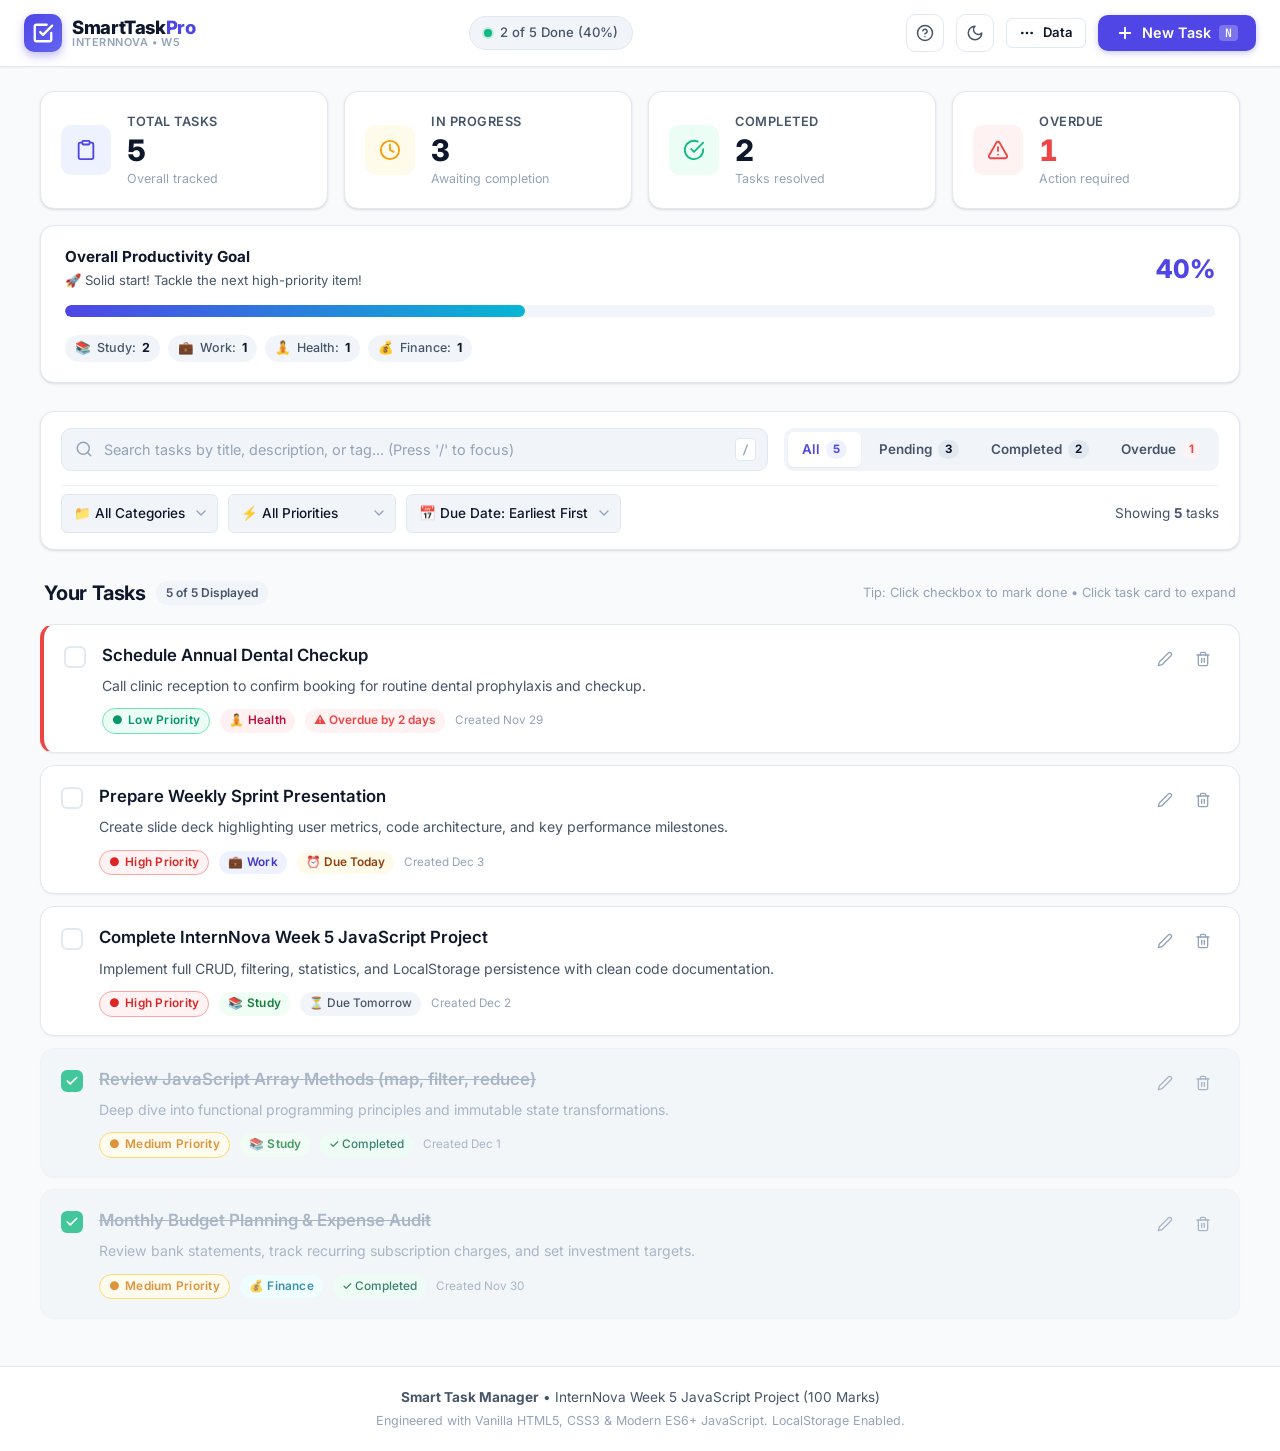
<file: index.html>
<!DOCTYPE html>
<html lang="en">
<head>
  <meta charset="UTF-8">
  <meta name="viewport" content="width=device-width, initial-scale=1.0">
  <meta name="description" content="Smart Task Manager - InternNova Week 5 JavaScript Project. A professional SaaS dashboard with real-time stats, filtering, sorting, and LocalStorage persistence.">
  <title>Smart Task Manager | SaaS Productivity Dashboard</title>
  
  <!-- Favicon SVG -->
  <link rel="icon" type="image/svg+xml" href="data:image/svg+xml,<svg xmlns='http://www.w3.org/2000/svg' viewBox='0 0 24 24' fill='none' stroke='%234f46e5' stroke-width='2' stroke-linecap='round' stroke-linejoin='round'><path d='M12 2H2v10l9.29 9.29c.94.94 2.48.94 3.42 0l6.58-6.58c.94-.94.94-2.48 0-3.42L12 2Z'/><path d='M7 7h.01'/></svg>">
  
  <!-- Google Fonts: Inter -->
  <link rel="preconnect" href="https://fonts.googleapis.com">
  <link rel="preconnect" href="https://fonts.gstatic.com" crossorigin>
  <link href="https://fonts.googleapis.com/css2?family=Inter:wght@300;400;500;600;700;800&family=JetBrains+Mono:wght@400;500&display=swap" rel="stylesheet">
  
  <!-- Stylesheet -->
  <link rel="stylesheet" href="style.css">
</head>
<body data-theme="light">

  <!-- ================================================================= -->
  <!-- TASK 1: APP CONTAINER & HEADER -->
  <!-- ================================================================= -->
  <div class="app-layout">
    
    <!-- Top Navigation Header -->
    <header class="app-header">
      <div class="header-left">
        <div class="brand-logo">
          <div class="logo-icon">
            <svg xmlns="http://www.w3.org/2000/svg" width="22" height="22" viewBox="0 0 24 24" fill="none" stroke="currentColor" stroke-width="2.5" stroke-linecap="round" stroke-linejoin="round">
              <path d="m9 11 3 3L22 4"/>
              <path d="M21 12v7a2 2 0 0 1-2 2H5a2 2 0 0 1-2-2V5a2 2 0 0 1 2-2h11"/>
            </svg>
          </div>
          <div class="brand-text">
            <span class="brand-title">SmartTask<span class="brand-accent">Pro</span></span>
            <span class="brand-badge">InternNova • W5</span>
          </div>
        </div>
      </div>

      <div class="header-center">
        <!-- Live Quick Status Pill -->
        <div class="header-status-pill" id="headerStatusPill">
          <span class="status-dot"></span>
          <span id="headerStatusText">Loading tasks...</span>
        </div>
      </div>

      <div class="header-right">
        <!-- Shortcuts Info Button -->
        <button type="button" class="icon-btn" id="shortcutsBtn" title="Keyboard Shortcuts (?)" aria-label="Keyboard Shortcuts">
          <svg xmlns="http://www.w3.org/2000/svg" width="18" height="18" viewBox="0 0 24 24" fill="none" stroke="currentColor" stroke-width="2" stroke-linecap="round" stroke-linejoin="round">
            <circle cx="12" cy="12" r="10"/>
            <path d="M9.09 9a3 3 0 0 1 5.83 1c0 2-3 3-3 3"/>
            <path d="M12 17h.01"/>
          </svg>
        </button>

        <!-- Theme Toggle Button -->
        <button type="button" class="icon-btn theme-toggle" id="themeToggleBtn" title="Toggle Dark/Light Mode" aria-label="Toggle Theme">
          <svg class="sun-icon" xmlns="http://www.w3.org/2000/svg" width="18" height="18" viewBox="0 0 24 24" fill="none" stroke="currentColor" stroke-width="2" stroke-linecap="round" stroke-linejoin="round">
            <circle cx="12" cy="12" r="4"/>
            <path d="M12 2v2"/><path d="M12 20v2"/><path d="m4.93 4.93 1.41 1.41"/><path d="m17.66 17.66 1.41 1.41"/><path d="M2 12h2"/><path d="M20 12h2"/><path d="m6.34 17.66-1.41 1.41"/><path d="m19.07 4.93-1.41 1.41"/>
          </svg>
          <svg class="moon-icon" xmlns="http://www.w3.org/2000/svg" width="18" height="18" viewBox="0 0 24 24" fill="none" stroke="currentColor" stroke-width="2" stroke-linecap="round" stroke-linejoin="round">
            <path d="M12 3a6 6 0 0 0 9 9 9 9 0 1 1-9-9Z"/>
          </svg>
        </button>

        <!-- Data Options Dropdown -->
        <div class="dropdown-wrapper">
          <button type="button" class="btn btn-secondary btn-sm" id="dataActionsBtn" aria-haspopup="true" aria-expanded="false">
            <svg xmlns="http://www.w3.org/2000/svg" width="16" height="16" viewBox="0 0 24 24" fill="none" stroke="currentColor" stroke-width="2" stroke-linecap="round" stroke-linejoin="round">
              <circle cx="12" cy="12" r="1"/>
              <circle cx="19" cy="12" r="1"/>
              <circle cx="5" cy="12" r="1"/>
            </svg>
            <span>Data</span>
          </button>
          <div class="dropdown-menu" id="dataDropdownMenu">
            <button type="button" class="dropdown-item" id="exportDataBtn">
              <svg xmlns="http://www.w3.org/2000/svg" width="16" height="16" viewBox="0 0 24 24" fill="none" stroke="currentColor" stroke-width="2" stroke-linecap="round" stroke-linejoin="round"><path d="M21 15v4a2 2 0 0 1-2 2H5a2 2 0 0 1-2-2v-4"/><polyline points="7 10 12 15 17 10"/><line x1="12" y1="15" x2="12" y2="3"/></svg>
              Export JSON Backup
            </button>
            <label class="dropdown-item file-upload-label" for="importJsonInput">
              <svg xmlns="http://www.w3.org/2000/svg" width="16" height="16" viewBox="0 0 24 24" fill="none" stroke="currentColor" stroke-width="2" stroke-linecap="round" stroke-linejoin="round"><path d="M21 15v4a2 2 0 0 1-2 2H5a2 2 0 0 1-2-2v-4"/><polyline points="17 8 12 3 7 8"/><line x1="12" y1="3" x2="12" y2="15"/></svg>
              Import JSON Backup
              <input type="file" id="importJsonInput" accept=".json" style="display: none;">
            </label>
            <div class="dropdown-divider"></div>
            <button type="button" class="dropdown-item text-warning" id="clearCompletedBtn">
              <svg xmlns="http://www.w3.org/2000/svg" width="16" height="16" viewBox="0 0 24 24" fill="none" stroke="currentColor" stroke-width="2" stroke-linecap="round" stroke-linejoin="round"><path d="M3 6h18"/><path d="M19 6v14c0 1-1 2-2 2H7c-1 0-2-1-2-2V6"/><path d="M8 6V4c0-1 1-2 2-2h4c1 0 2 1 2 2v2"/></svg>
              Clear Completed Tasks
            </button>
            <button type="button" class="dropdown-item text-danger" id="resetDemoBtn">
              <svg xmlns="http://www.w3.org/2000/svg" width="16" height="16" viewBox="0 0 24 24" fill="none" stroke="currentColor" stroke-width="2" stroke-linecap="round" stroke-linejoin="round"><path d="M3 12a9 9 0 1 0 9-9 9.75 9.75 0 0 0-6.74 2.74L3 8"/><path d="M3 3v5h5"/></svg>
              Reset to Sample Tasks
            </button>
          </div>
        </div>

        <!-- Primary CTA: Create Task -->
        <button type="button" class="btn btn-primary" id="openCreateModalBtn">
          <svg xmlns="http://www.w3.org/2000/svg" width="18" height="18" viewBox="0 0 24 24" fill="none" stroke="currentColor" stroke-width="2.5" stroke-linecap="round" stroke-linejoin="round">
            <line x1="12" y1="5" x2="12" y2="19"/>
            <line x1="5" y1="12" x2="19" y2="12"/>
          </svg>
          <span>New Task</span>
          <span class="btn-kbd">N</span>
        </button>
      </div>
    </header>

    <!-- Main Content Area -->
    <main class="main-content">
      
      <!-- ================================================================= -->
      <!-- TASK 5: DASHBOARD STATISTICS & PROGRESS BAR -->
      <!-- ================================================================= -->
      <section class="dashboard-analytics" aria-label="Dashboard Statistics">
        <div class="metrics-grid">
          
          <!-- Metric Card 1: Total Tasks -->
          <div class="metric-card" id="metricCardTotal">
            <div class="metric-icon bg-indigo-subtle">
              <svg xmlns="http://www.w3.org/2000/svg" width="22" height="22" viewBox="0 0 24 24" fill="none" stroke="currentColor" stroke-width="2" stroke-linecap="round" stroke-linejoin="round">
                <rect width="8" height="4" x="8" y="2" rx="1" ry="1"/><path d="M16 4h2a2 2 0 0 1 2 2v14a2 2 0 0 1-2 2H6a2 2 0 0 1-2-2V6a2 2 0 0 1 2-2h2"/>
              </svg>
            </div>
            <div class="metric-info">
              <span class="metric-label">Total Tasks</span>
              <h2 class="metric-value" id="statTotalTasks">0</h2>
              <span class="metric-subtext">Overall tracked</span>
            </div>
          </div>

          <!-- Metric Card 2: Pending Tasks -->
          <div class="metric-card" id="metricCardPending">
            <div class="metric-icon bg-amber-subtle">
              <svg xmlns="http://www.w3.org/2000/svg" width="22" height="22" viewBox="0 0 24 24" fill="none" stroke="currentColor" stroke-width="2" stroke-linecap="round" stroke-linejoin="round">
                <circle cx="12" cy="12" r="10"/><polyline points="12 6 12 12 16 14"/>
              </svg>
            </div>
            <div class="metric-info">
              <span class="metric-label">In Progress</span>
              <h2 class="metric-value" id="statPendingTasks">0</h2>
              <span class="metric-subtext">Awaiting completion</span>
            </div>
          </div>

          <!-- Metric Card 3: Completed Tasks -->
          <div class="metric-card" id="metricCardCompleted">
            <div class="metric-icon bg-emerald-subtle">
              <svg xmlns="http://www.w3.org/2000/svg" width="22" height="22" viewBox="0 0 24 24" fill="none" stroke="currentColor" stroke-width="2" stroke-linecap="round" stroke-linejoin="round">
                <path d="M22 11.08V12a10 10 0 1 1-5.93-9.14"/><polyline points="22 4 12 14.01 9 11.01"/>
              </svg>
            </div>
            <div class="metric-info">
              <span class="metric-label">Completed</span>
              <h2 class="metric-value" id="statCompletedTasks">0</h2>
              <span class="metric-subtext">Tasks resolved</span>
            </div>
          </div>

          <!-- Metric Card 4: Overdue Tasks -->
          <div class="metric-card" id="metricCardOverdue">
            <div class="metric-icon bg-rose-subtle">
              <svg xmlns="http://www.w3.org/2000/svg" width="22" height="22" viewBox="0 0 24 24" fill="none" stroke="currentColor" stroke-width="2" stroke-linecap="round" stroke-linejoin="round">
                <path d="m21.73 18-8-14a2 2 0 0 0-3.48 0l-8 14A2 2 0 0 0 4 21h16a2 2 0 0 0 1.73-3Z"/><line x1="12" y1="9" x2="12" y2="13"/><line x1="12" y1="17" x2="12.01" y2="17"/>
              </svg>
            </div>
            <div class="metric-info">
              <span class="metric-label">Overdue</span>
              <h2 class="metric-value text-danger" id="statOverdueTasks">0</h2>
              <span class="metric-subtext">Action required</span>
            </div>
          </div>

        </div>

        <!-- Productivity Progress Section -->
        <div class="progress-card">
          <div class="progress-header">
            <div class="progress-title-group">
              <span class="progress-title">Overall Productivity Goal</span>
              <span class="progress-quote" id="progressMotivationalQuote">Keep going, great things take effort!</span>
            </div>
            <div class="progress-stats">
              <span class="progress-percent" id="statCompletionPercentage">0%</span>
            </div>
          </div>
          <div class="progress-track" role="progressbar" aria-valuenow="0" aria-valuemin="0" aria-valuemax="100" id="progressBarTrack">
            <div class="progress-bar-fill" id="progressBarFill" style="width: 0%;"></div>
          </div>
          <div class="category-breakdown-chips" id="categoryBreakdownChips">
            <!-- Dynamically populated category chips -->
          </div>
        </div>
      </section>

      <!-- ================================================================= -->
      <!-- TASK 4: SEARCH, FILTER, AND SORT CONTROLS -->
      <!-- ================================================================= -->
      <section class="task-controls-section" aria-label="Task Controls and Filters">
        
        <!-- Search and Quick Status Filter Bar -->
        <div class="controls-top-row">
          
          <!-- Live Instant Search Bar -->
          <div class="search-box">
            <svg class="search-icon" xmlns="http://www.w3.org/2000/svg" width="18" height="18" viewBox="0 0 24 24" fill="none" stroke="currentColor" stroke-width="2" stroke-linecap="round" stroke-linejoin="round">
              <circle cx="11" cy="11" r="8"/><path d="m21 21-4.3-4.3"/>
            </svg>
            <input 
              type="text" 
              id="taskSearchInput" 
              class="search-input" 
              placeholder="Search tasks by title, description, or tag... (Press '/' to focus)" 
              autocomplete="off"
            >
            <button type="button" class="search-clear-btn" id="searchClearBtn" aria-label="Clear Search" title="Clear Search">
              &times;
            </button>
            <span class="search-kbd-hint">/</span>
          </div>

          <!-- Status Segmented Filter Tabs -->
          <div class="status-tabs" role="tablist" aria-label="Filter by Status">
            <button type="button" class="status-tab active" data-status="all" role="tab" aria-selected="true">
              All <span class="tab-badge" id="tabCountAll">0</span>
            </button>
            <button type="button" class="status-tab" data-status="pending" role="tab" aria-selected="false">
              Pending <span class="tab-badge" id="tabCountPending">0</span>
            </button>
            <button type="button" class="status-tab" data-status="completed" role="tab" aria-selected="false">
              Completed <span class="tab-badge" id="tabCountCompleted">0</span>
            </button>
            <button type="button" class="status-tab" data-status="overdue" role="tab" aria-selected="false">
              Overdue <span class="tab-badge badge-danger" id="tabCountOverdue">0</span>
            </button>
          </div>

        </div>

        <!-- Secondary Filter & Sort Controls Row -->
        <div class="controls-bottom-row">
          
          <div class="filters-group">
            <!-- Filter by Category -->
            <div class="select-wrapper">
              <label for="filterCategory" class="sr-only">Filter by Category</label>
              <select id="filterCategory" class="custom-select">
                <option value="all">📁 All Categories</option>
                <option value="Work">💼 Work</option>
                <option value="Personal">🏠 Personal</option>
                <option value="Study">📚 Study</option>
                <option value="Finance">💰 Finance</option>
                <option value="Health">🧘 Health</option>
              </select>
            </div>

            <!-- Filter by Priority -->
            <div class="select-wrapper">
              <label for="filterPriority" class="sr-only">Filter by Priority</label>
              <select id="filterPriority" class="custom-select">
                <option value="all">⚡ All Priorities</option>
                <option value="High">🔴 High Priority</option>
                <option value="Medium">🟡 Medium Priority</option>
                <option value="Low">🟢 Low Priority</option>
              </select>
            </div>

            <!-- Sort By Selector -->
            <div class="select-wrapper">
              <label for="sortBySelect" class="sr-only">Sort Tasks By</label>
              <select id="sortBySelect" class="custom-select">
                <option value="dueDateAsc">📅 Due Date: Earliest First</option>
                <option value="dueDateDesc">📅 Due Date: Latest First</option>
                <option value="priorityDesc">⚡ Priority: High to Low</option>
                <option value="priorityAsc">⚡ Priority: Low to High</option>
                <option value="createdDesc">🕒 Created: Newest First</option>
                <option value="createdAsc">🕒 Created: Oldest First</option>
                <option value="titleAsc">🔤 Alphabetical (A-Z)</option>
              </select>
            </div>
          </div>

          <!-- Active Filter Status & Reset Action -->
          <div class="filter-actions-group">
            <span class="active-filter-indicator" id="activeFilterIndicator">
              Showing <strong id="visibleTasksCount">0</strong> tasks
            </span>
            <button type="button" class="btn btn-ghost btn-sm" id="resetFiltersBtn" style="display: none;">
              <svg xmlns="http://www.w3.org/2000/svg" width="14" height="14" viewBox="0 0 24 24" fill="none" stroke="currentColor" stroke-width="2" stroke-linecap="round" stroke-linejoin="round">
                <path d="M18 6 6 18"/><path d="m6 6 12 12"/>
              </svg>
              Reset Filters
            </button>
          </div>

        </div>
      </section>

      <!-- ================================================================= -->
      <!-- TASK 2 & 3: TASK LIST & TASK CARDS DISPLAY -->
      <!-- ================================================================= -->
      <section class="task-list-section" aria-label="Task List">
        
        <!-- Section Header with Quick Actions -->
        <div class="task-list-header">
          <div class="list-title-wrap">
            <h3 class="section-title">Your Tasks</h3>
            <span class="task-count-pill" id="taskSectionCountPill">0 Total</span>
          </div>
          <div class="list-layout-toggles">
            <span class="keyboard-tip-inline">Tip: Click checkbox to mark done • Click task card to expand</span>
          </div>
        </div>

        <!-- Task List Container (Dynamic DOM injection) -->
        <div class="task-cards-grid" id="taskCardsContainer" role="region" aria-live="polite">
          <!-- Populated dynamically via script.js -->
        </div>

        <!-- Empty State View (Visible when 0 matching tasks) -->
        <div class="empty-state" id="emptyStateContainer" style="display: none;">
          <div class="empty-state-illustration">
            <svg xmlns="http://www.w3.org/2000/svg" width="64" height="64" viewBox="0 0 24 24" fill="none" stroke="currentColor" stroke-width="1.5" stroke-linecap="round" stroke-linejoin="round">
              <path d="M14 2H6a2 2 0 0 0-2 2v16a2 2 0 0 0 2 2h12a2 2 0 0 0 2-2V8z"/>
              <polyline points="14 2 14 8 20 8"/>
              <line x1="16" y1="13" x2="8" y2="13"/>
              <line x1="16" y1="17" x2="8" y2="17"/>
              <polyline points="10 9 9 9 8 9"/>
            </svg>
          </div>
          <h4 class="empty-state-title" id="emptyStateTitle">No tasks found</h4>
          <p class="empty-state-desc" id="emptyStateDesc">No tasks match your current search or active filter criteria.</p>
          <div class="empty-state-actions">
            <button type="button" class="btn btn-secondary" id="emptyStateResetFiltersBtn">Clear Filters</button>
            <button type="button" class="btn btn-primary" id="emptyStateNewTaskBtn">+ Create New Task</button>
          </div>
        </div>

      </section>

    </main>

    <!-- App Footer -->
    <footer class="app-footer">
      <div class="footer-content">
        <p><strong>Smart Task Manager</strong> • InternNova Week 5 JavaScript Project (100 Marks)</p>
        <p class="footer-subtext">Engineered with Vanilla HTML5, CSS3 & Modern ES6+ JavaScript. LocalStorage Enabled.</p>
      </div>
    </footer>

  </div>

  <!-- ================================================================= -->
  <!-- MODAL 1: ADD / EDIT TASK MODAL -->
  <!-- ================================================================= -->
  <div class="modal-backdrop" id="taskModalBackdrop" aria-hidden="true">
    <div class="modal-container" role="dialog" aria-labelledby="modalTitle" aria-modal="true">
      
      <div class="modal-header">
        <div class="modal-title-group">
          <div class="modal-icon-badge" id="modalIconBadge">
            <svg xmlns="http://www.w3.org/2000/svg" width="20" height="20" viewBox="0 0 24 24" fill="none" stroke="currentColor" stroke-width="2" stroke-linecap="round" stroke-linejoin="round">
              <path d="M12 20h9"/><path d="M16.5 3.5a2.121 2.121 0 0 1 3 3L7 19l-4 1 1-4L16.5 3.5z"/>
            </svg>
          </div>
          <div>
            <h3 class="modal-title" id="modalTitle">Create New Task</h3>
            <p class="modal-subtitle">Organize your priorities, set a deadline, and boost productivity.</p>
          </div>
        </div>
        <button type="button" class="modal-close-btn" id="closeTaskModalBtn" aria-label="Close dialog">&times;</button>
      </div>

      <!-- Task Form -->
      <form id="taskForm" novalidate>
        <!-- Hidden input to store task ID when editing -->
        <input type="hidden" id="taskIdInput" value="">

        <div class="modal-body">
          
          <!-- Task Title Field -->
          <div class="form-group">
            <label for="taskTitleInput" class="form-label required">Task Title</label>
            <input 
              type="text" 
              id="taskTitleInput" 
              class="form-input" 
              placeholder="e.g., Complete Week 5 JavaScript Submission" 
              maxlength="100" 
              required
            >
            <div class="form-feedback" id="titleFeedback">Title is required (min 3 characters).</div>
          </div>

          <!-- Task Description Field -->
          <div class="form-group">
            <label for="taskDescInput" class="form-label">Description <span class="label-optional">(Optional)</span></label>
            <textarea 
              id="taskDescInput" 
              class="form-textarea" 
              rows="3" 
              placeholder="Add key objectives, links, or notes for this task..." 
              maxlength="500"
            ></textarea>
            <div class="char-counter"><span id="descCharCount">0</span>/500</div>
          </div>

          <!-- Category and Priority Row -->
          <div class="form-row">
            
            <!-- Category Selection -->
            <div class="form-group col-half">
              <label for="taskCategoryInput" class="form-label required">Category</label>
              <select id="taskCategoryInput" class="form-select" required>
                <option value="Work">💼 Work</option>
                <option value="Personal">🏠 Personal</option>
                <option value="Study">📚 Study</option>
                <option value="Finance">💰 Finance</option>
                <option value="Health">🧘 Health</option>
              </select>
            </div>

            <!-- Priority Selection -->
            <div class="form-group col-half">
              <label for="taskPriorityInput" class="form-label required">Priority Level</label>
              <select id="taskPriorityInput" class="form-select" required>
                <option value="Low">🟢 Low Priority</option>
                <option value="Medium" selected>🟡 Medium Priority</option>
                <option value="High">🔴 High Priority</option>
              </select>
            </div>

          </div>

          <!-- Due Date Field -->
          <div class="form-group">
            <label for="taskDueDateInput" class="form-label required">Due Date</label>
            <input 
              type="date" 
              id="taskDueDateInput" 
              class="form-input" 
              required
            >
            <div class="form-feedback" id="dueDateFeedback">Please select a valid due date.</div>
          </div>

        </div>

        <div class="modal-footer">
          <button type="button" class="btn btn-secondary" id="cancelTaskModalBtn">Cancel</button>
          <button type="submit" class="btn btn-primary" id="saveTaskSubmitBtn">
            <span id="saveBtnText">Save Task</span>
          </button>
        </div>

      </form>

    </div>
  </div>

  <!-- ================================================================= -->
  <!-- MODAL 2: DELETE CONFIRMATION MODAL -->
  <!-- ================================================================= -->
  <div class="modal-backdrop" id="deleteConfirmModal" aria-hidden="true">
    <div class="modal-container modal-sm" role="alertdialog" aria-labelledby="deleteModalTitle" aria-describedby="deleteModalDesc" aria-modal="true">
      <div class="modal-header">
        <div class="modal-icon-badge bg-rose-subtle text-danger">
          <svg xmlns="http://www.w3.org/2000/svg" width="22" height="22" viewBox="0 0 24 24" fill="none" stroke="currentColor" stroke-width="2" stroke-linecap="round" stroke-linejoin="round">
            <path d="M3 6h18"/><path d="M19 6v14c0 1-1 2-2 2H7c-1 0-2-1-2-2V6"/><path d="M8 6V4c0-1 1-2 2-2h4c1 0 2 1 2 2v2"/><line x1="10" y1="11" x2="10" y2="17"/><line x1="14" y1="11" x2="14" y2="17"/>
          </svg>
        </div>
        <h3 class="modal-title" id="deleteModalTitle">Delete Task</h3>
        <button type="button" class="modal-close-btn" id="closeDeleteModalBtn" aria-label="Close dialog">&times;</button>
      </div>
      <div class="modal-body">
        <p id="deleteModalDesc">Are you sure you want to permanently delete this task?</p>
        <div class="delete-task-preview" id="deleteTaskPreviewTitle">Task Title Preview</div>
      </div>
      <div class="modal-footer">
        <button type="button" class="btn btn-secondary" id="cancelDeleteModalBtn">Cancel</button>
        <button type="button" class="btn btn-danger" id="confirmDeleteTaskBtn">Yes, Delete Task</button>
      </div>
    </div>
  </div>

  <!-- ================================================================= -->
  <!-- MODAL 3: KEYBOARD SHORTCUTS MODAL -->
  <!-- ================================================================= -->
  <div class="modal-backdrop" id="shortcutsModal" aria-hidden="true">
    <div class="modal-container modal-sm" role="dialog" aria-labelledby="shortcutsModalTitle" aria-modal="true">
      <div class="modal-header">
        <div class="modal-icon-badge bg-indigo-subtle">
          <svg xmlns="http://www.w3.org/2000/svg" width="20" height="20" viewBox="0 0 24 24" fill="none" stroke="currentColor" stroke-width="2" stroke-linecap="round" stroke-linejoin="round">
            <rect width="20" height="16" x="2" y="4" rx="2" ry="2"/><path d="M6 8h.001"/><path d="M10 8h.001"/><path d="M14 8h.001"/><path d="M18 8h.001"/><path d="M8 12h.001"/><path d="M12 12h.001"/><path d="M16 12h.001"/><path d="M7 16h10"/>
          </svg>
        </div>
        <h3 class="modal-title" id="shortcutsModalTitle">Keyboard Shortcuts</h3>
        <button type="button" class="modal-close-btn" id="closeShortcutsModalBtn" aria-label="Close dialog">&times;</button>
      </div>
      <div class="modal-body">
        <ul class="shortcuts-list">
          <li>
            <span>Create New Task</span>
            <span class="shortcut-key">N</span>
          </li>
          <li>
            <span>Focus Search Bar</span>
            <span class="shortcut-key">/</span>
          </li>
          <li>
            <span>Close Active Modal</span>
            <span class="shortcut-key">Esc</span>
          </li>
          <li>
            <span>Show Keyboard Shortcuts</span>
            <span class="shortcut-key">?</span>
          </li>
        </ul>
      </div>
      <div class="modal-footer">
        <button type="button" class="btn btn-primary btn-sm" id="gotItShortcutsBtn">Got It</button>
      </div>
    </div>
  </div>

  <!-- ================================================================= -->
  <!-- TASK 6: TOAST NOTIFICATION CONTAINER -->
  <!-- ================================================================= -->
  <div class="toast-container" id="toastContainer" aria-live="assertive" aria-atomic="true">
    <!-- Populated dynamically via showToast() in script.js -->
  </div>

  <!-- Application Script -->
  <script src="script.js"></script>
</body>
</html>
</file>
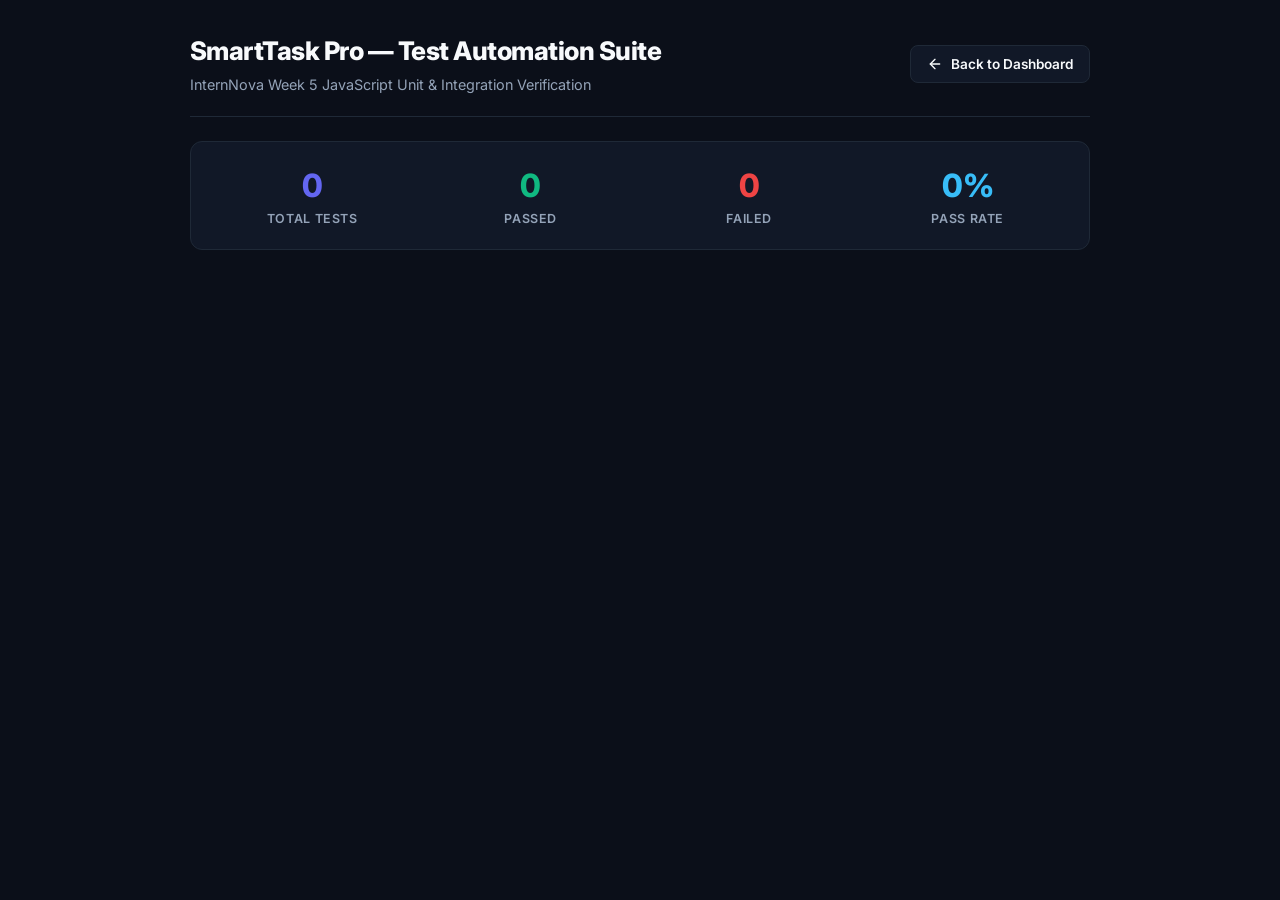
<file: tests.html>
<!DOCTYPE html>
<html lang="en">
<head>
  <meta charset="UTF-8">
  <meta name="viewport" content="width=device-width, initial-scale=1.0">
  <title>SmartTask Pro — Automated Test Suite (InternNova Week 5)</title>
  <link rel="preconnect" href="https://fonts.googleapis.com">
  <link rel="preconnect" href="https://fonts.gstatic.com" crossorigin>
  <link href="https://fonts.googleapis.com/css2?family=Inter:wght@400;600;700;800&family=JetBrains+Mono:wght@400;600&display=swap" rel="stylesheet">
  <style>
    :root {
      --bg: #0b0f19;
      --surface: #111827;
      --border: #1f2937;
      --text: #f8fafc;
      --muted: #94a3b8;
      --success: #10b981;
      --danger: #ef4444;
      --warning: #f59e0b;
      --brand: #6366f1;
    }
    * { box-sizing: border-box; margin: 0; padding: 0; }
    body {
      font-family: 'Inter', sans-serif;
      background-color: var(--bg);
      color: var(--text);
      padding: 32px 20px;
      line-height: 1.5;
    }
    .container {
      max-width: 900px;
      margin: 0 auto;
      display: flex;
      flex-direction: column;
      gap: 24px;
    }
    header {
      display: flex;
      align-items: center;
      justify-content: space-between;
      border-bottom: 1px solid var(--border);
      padding-bottom: 20px;
      flex-wrap: wrap;
      gap: 16px;
    }
    .title-group h1 {
      font-size: 1.6rem;
      font-weight: 800;
      letter-spacing: -0.02em;
    }
    .title-group p {
      font-size: 0.9rem;
      color: var(--muted);
      margin-top: 4px;
    }
    .back-btn {
      display: inline-flex;
      align-items: center;
      gap: 8px;
      padding: 8px 16px;
      border-radius: 8px;
      background-color: var(--surface);
      border: 1px solid var(--border);
      color: var(--text);
      text-decoration: none;
      font-weight: 600;
      font-size: 0.85rem;
      transition: all 150ms ease;
    }
    .back-btn:hover {
      border-color: var(--brand);
      color: var(--brand);
    }
    .summary-card {
      background-color: var(--surface);
      border: 1px solid var(--border);
      border-radius: 12px;
      padding: 20px;
      display: grid;
      grid-template-columns: repeat(4, 1fr);
      gap: 16px;
      text-align: center;
    }
    .stat-box .num {
      font-size: 2rem;
      font-weight: 800;
      font-feature-settings: "tnum";
    }
    .stat-box .lbl {
      font-size: 0.78rem;
      text-transform: uppercase;
      color: var(--muted);
      font-weight: 600;
      letter-spacing: 0.05em;
    }
    .num.passed { color: var(--success); }
    .num.failed { color: var(--danger); }
    .num.total { color: var(--brand); }
    .num.rate { color: #38bdf8; }

    .test-suite {
      background-color: var(--surface);
      border: 1px solid var(--border);
      border-radius: 12px;
      overflow: hidden;
    }
    .suite-header {
      padding: 14px 20px;
      background-color: rgba(255, 255, 255, 0.02);
      border-bottom: 1px solid var(--border);
      font-size: 0.95rem;
      font-weight: 700;
      display: flex;
      align-items: center;
      justify-content: space-between;
    }
    .test-list {
      list-style: none;
    }
    .test-item {
      padding: 12px 20px;
      border-bottom: 1px solid rgba(255, 255, 255, 0.04);
      display: flex;
      align-items: center;
      justify-content: space-between;
      font-size: 0.88rem;
    }
    .test-item:last-child {
      border-bottom: none;
    }
    .test-name {
      display: flex;
      align-items: center;
      gap: 12px;
    }
    .test-badge {
      display: inline-flex;
      align-items: center;
      justify-content: center;
      width: 20px;
      height: 20px;
      border-radius: 50%;
      font-size: 0.75rem;
      font-weight: 700;
    }
    .badge-pass { background-color: rgba(16, 185, 129, 0.2); color: var(--success); }
    .badge-fail { background-color: rgba(239, 68, 68, 0.2); color: var(--danger); }
    .test-time {
      font-family: 'JetBrains Mono', monospace;
      font-size: 0.78rem;
      color: var(--muted);
    }
    .error-trace {
      margin-top: 6px;
      padding: 8px 12px;
      background-color: rgba(239, 68, 68, 0.1);
      border-left: 3px solid var(--danger);
      font-family: 'JetBrains Mono', monospace;
      font-size: 0.75rem;
      color: #fca5a5;
    }
  </style>
</head>
<body>

  <div class="container">
    <header>
      <div class="title-group">
        <h1>SmartTask Pro — Test Automation Suite</h1>
        <p>InternNova Week 5 JavaScript Unit &amp; Integration Verification</p>
      </div>
      <a href="index.html" class="back-btn">
        <svg xmlns="http://www.w3.org/2000/svg" width="16" height="16" viewBox="0 0 24 24" fill="none" stroke="currentColor" stroke-width="2" stroke-linecap="round" stroke-linejoin="round"><line x1="19" y1="12" x2="5" y2="12"/><polyline points="12 19 5 12 12 5"/></svg>
        Back to Dashboard
      </a>
    </header>

    <!-- Test Run Summary -->
    <section class="summary-card">
      <div class="stat-box">
        <div class="num total" id="totalTests">0</div>
        <div class="lbl">Total Tests</div>
      </div>
      <div class="stat-box">
        <div class="num passed" id="passedTests">0</div>
        <div class="lbl">Passed</div>
      </div>
      <div class="stat-box">
        <div class="num failed" id="failedTests">0</div>
        <div class="lbl">Failed</div>
      </div>
      <div class="stat-box">
        <div class="num rate" id="passRate">0%</div>
        <div class="lbl">Pass Rate</div>
      </div>
    </section>

    <!-- Results Display -->
    <main id="suitesContainer">
      <!-- Injected dynamically by test runner -->
    </main>
  </div>

  <script>
    'use strict';

    // Micro Test Runner Engine
    const TestRunner = {
      suites: [],
      currentSuite: null,

      describe(suiteName, fn) {
        this.currentSuite = { name: suiteName, tests: [] };
        this.suites.push(this.currentSuite);
        fn();
      },

      test(testName, fn) {
        const start = performance.now();
        let passed = true;
        let errorMessage = null;

        try {
          fn();
        } catch (err) {
          passed = false;
          errorMessage = err.message || String(err);
        }

        const duration = (performance.now() - start).toFixed(2);
        this.currentSuite.tests.push({
          name: testName,
          passed,
          duration,
          errorMessage
        });
      },

      expect(actual) {
        return {
          toBe(expected) {
            if (actual !== expected) {
              throw new Error(`Expected ${JSON.stringify(expected)}, but got ${JSON.stringify(actual)}`);
            }
          },
          toEqual(expected) {
            const actualStr = JSON.stringify(actual);
            const expectedStr = JSON.stringify(expected);
            if (actualStr !== expectedStr) {
              throw new Error(`Expected ${expectedStr}, but got ${actualStr}`);
            }
          },
          toBeTruthy() {
            if (!actual) throw new Error(`Expected truthy value, but received ${actual}`);
          },
          toBeFalsy() {
            if (actual) throw new Error(`Expected falsy value, but received ${actual}`);
          },
          toBeGreaterThan(val) {
            if (actual <= val) throw new Error(`Expected ${actual} > ${val}`);
          },
          toContain(item) {
            if (!actual || !actual.includes(item)) {
              throw new Error(`Expected collection to contain ${JSON.stringify(item)}`);
            }
          }
        };
      }
    };

    const { describe, test, expect } = TestRunner;

    /* ==========================================================================
       ISOLATED UNIT TESTS FOR TASK MANAGER LOGIC
       ========================================================================== */

    // Helper functions under test
    function getFormattedDateOffset(daysOffset = 0) {
      const date = new Date();
      date.setDate(date.getDate() + daysOffset);
      const year = date.getFullYear();
      const month = String(date.getMonth() + 1).padStart(2, '0');
      const day = String(date.getDate()).padStart(2, '0');
      return `${year}-${month}-${day}`;
    }

    function isTaskOverdue(dueDateStr, isCompleted) {
      if (isCompleted || !dueDateStr) return false;
      const todayStr = getFormattedDateOffset(0);
      return dueDateStr < todayStr;
    }

    const PRIORITY_WEIGHTS = { High: 3, Medium: 2, Low: 1 };

    // --- SUITE 1: Task 1 & 3: Due Date & Date Math Engine ---
    describe('Task 3: Due Date & Overdue Calculation Engine', () => {
      test('Past due date on pending task should return isTaskOverdue = true', () => {
        const pastDate = getFormattedDateOffset(-3);
        expect(isTaskOverdue(pastDate, false)).toBeTruthy();
      });

      test('Past due date on COMPLETED task should return isTaskOverdue = false', () => {
        const pastDate = getFormattedDateOffset(-3);
        expect(isTaskOverdue(pastDate, true)).toBeFalsy();
      });

      test('Today due date should return isTaskOverdue = false', () => {
        const today = getFormattedDateOffset(0);
        expect(isTaskOverdue(today, false)).toBeFalsy();
      });

      test('Future due date should return isTaskOverdue = false', () => {
        const futureDate = getFormattedDateOffset(5);
        expect(isTaskOverdue(futureDate, false)).toBeFalsy();
      });

      test('Missing or null due date should safely return false without exception', () => {
        expect(isTaskOverdue(null, false)).toBeFalsy();
        expect(isTaskOverdue('', false)).toBeFalsy();
      });
    });

    // --- SUITE 2: Task 2: Task CRUD State Manipulations ---
    describe('Task 2: Task CRUD State Management', () => {
      let mockTasks = [];

      test('Add Task: Unshift creates task at the head of array', () => {
        const newTask = {
          id: 'test_1',
          title: 'Learn Array Methods',
          category: 'Study',
          priority: 'High',
          dueDate: getFormattedDateOffset(1),
          completed: false
        };
        mockTasks.unshift(newTask);
        expect(mockTasks.length).toBe(1);
        expect(mockTasks[0].title).toBe('Learn Array Methods');
      });

      test('Toggle Status: Inverts completed boolean and preserves other fields', () => {
        mockTasks[0].completed = !mockTasks[0].completed;
        expect(mockTasks[0].completed).toBe(true);
        mockTasks[0].completed = !mockTasks[0].completed;
        expect(mockTasks[0].completed).toBe(false);
      });

      test('Edit Task: Correctly mutates existing object by ID', () => {
        const targetId = 'test_1';
        const index = mockTasks.findIndex(t => t.id === targetId);
        mockTasks[index] = {
          ...mockTasks[index],
          title: 'Master Array Methods',
          priority: 'Medium'
        };
        expect(mockTasks[0].title).toBe('Master Array Methods');
        expect(mockTasks[0].priority).toBe('Medium');
      });

      test('Delete Task: Splice removes task from array', () => {
        const index = mockTasks.findIndex(t => t.id === 'test_1');
        const deleted = mockTasks.splice(index, 1);
        expect(deleted.length).toBe(1);
        expect(mockTasks.length).toBe(0);
      });
    });

    // --- SUITE 3: Task 4: Filter & Sort Pipelines ---
    describe('Task 4: Filtering, Searching & Multi-Sort Pipeline', () => {
      const sampleSet = [
        { id: '1', title: 'JavaScript Homework', description: 'Week 5 project', category: 'Study', priority: 'High', dueDate: getFormattedDateOffset(1), completed: false },
        { id: '2', title: 'Team Meeting Prep', description: 'Sprint sync', category: 'Work', priority: 'Medium', dueDate: getFormattedDateOffset(0), completed: false },
        { id: '3', title: 'Gym Workout', description: 'Leg day routine', category: 'Health', priority: 'Low', dueDate: getFormattedDateOffset(2), completed: true },
        { id: '4', title: 'Pay Electricity Bill', description: 'Overdue bill', category: 'Finance', priority: 'High', dueDate: getFormattedDateOffset(-2), completed: false }
      ];

      test('Filter by Status: Pending returns only uncompleted tasks', () => {
        const pending = sampleSet.filter(t => !t.completed);
        expect(pending.length).toBe(3);
      });

      test('Filter by Status: Overdue returns only uncompleted overdue tasks', () => {
        const overdue = sampleSet.filter(t => isTaskOverdue(t.dueDate, t.completed));
        expect(overdue.length).toBe(1);
        expect(overdue[0].id).toBe('4');
      });

      test('Filter by Category: Study returns matching category', () => {
        const study = sampleSet.filter(t => t.category === 'Study');
        expect(study.length).toBe(1);
        expect(study[0].title).toBe('JavaScript Homework');
      });

      test('Instant Live Search: Matches case-insensitively on description', () => {
        const query = 'routine'.toLowerCase();
        const results = sampleSet.filter(t => 
          t.title.toLowerCase().includes(query) || 
          (t.description && t.description.toLowerCase().includes(query))
        );
        expect(results.length).toBe(1);
        expect(results[0].title).toBe('Gym Workout');
      });

      test('Sort: Priority High to Low sorts High (3) before Medium (2) before Low (1)', () => {
        const sorted = [...sampleSet].sort((a, b) => PRIORITY_WEIGHTS[b.priority] - PRIORITY_WEIGHTS[a.priority]);
        expect(PRIORITY_WEIGHTS[sorted[0].priority]).toBe(3);
        expect(PRIORITY_WEIGHTS[sorted[sorted.length - 1].priority]).toBe(1);
      });

      test('Sort: Alphabetical A-Z sorts titles correctly', () => {
        const sorted = [...sampleSet].sort((a, b) => a.title.localeCompare(b.title));
        expect(sorted[0].title).toBe('Gym Workout');
        expect(sorted[sorted.length - 1].title).toBe('Team Meeting Prep');
      });
    });

    // --- SUITE 4: Task 5: Dashboard Statistics & Reduce ---
    describe('Task 5: Dashboard Statistics & Array.prototype.reduce', () => {
      const statsTasks = [
        { id: '1', category: 'Work', completed: true, dueDate: '2026-11-01' },
        { id: '2', category: 'Work', completed: true, dueDate: '2026-11-02' },
        { id: '3', category: 'Study', completed: false, dueDate: '2026-11-03' },
        { id: '4', category: 'Personal', completed: false, dueDate: '2026-11-04' }
      ];

      test('Calculates exact completion percentage: 2/4 = 50%', () => {
        const completed = statsTasks.filter(t => t.completed).length;
        const rate = Math.round((completed / statsTasks.length) * 100);
        expect(rate).toBe(50);
      });

      test('Reduce accurately calculates category breakdown distribution', () => {
        const breakdown = statsTasks.reduce((acc, t) => {
          acc[t.category] = (acc[t.category] || 0) + 1;
          return acc;
        }, {});
        expect(breakdown['Work']).toBe(2);
        expect(breakdown['Study']).toBe(1);
        expect(breakdown['Personal']).toBe(1);
      });

      test('Zero tasks handles 0% rate without NaN division errors', () => {
        const emptyTasks = [];
        const rate = emptyTasks.length > 0 ? Math.round((0 / emptyTasks.length) * 100) : 0;
        expect(rate).toBe(0);
      });
    });

    // --- SUITE 5: Task 6: LocalStorage Serialization & Safety ---
    describe('Task 6: LocalStorage Persistence & Error Handling', () => {
      const testKey = 'test_suite_storage_key';

      test('JSON.stringify and parse correctly preserves task schema', () => {
        const payload = [{ id: 'k1', title: 'Persist Test', completed: true }];
        localStorage.setItem(testKey, JSON.stringify(payload));
        const retrieved = JSON.parse(localStorage.getItem(testKey));
        expect(Array.isArray(retrieved)).toBeTruthy();
        expect(retrieved[0].title).toBe('Persist Test');
        localStorage.removeItem(testKey);
      });

      test('Corrupted JSON gracefully falls back to empty array', () => {
        let result = [];
        try {
          result = JSON.parse('INVALID_JSON_STRING{{{');
        } catch {
          result = [];
        }
        expect(result.length).toBe(0);
      });
    });

    /* ==========================================================================
       RENDER TEST RESULTS TO DOM
       ========================================================================== */
    const suitesContainer = document.getElementById('suitesContainer');
    let totalCount = 0;
    let passedCount = 0;
    let failedCount = 0;

    TestRunner.suites.forEach(suite => {
      const suiteSection = document.createElement('section');
      suiteSection.className = 'test-suite';
      suiteSection.style.marginBottom = '20px';

      const suiteHeader = document.createElement('div');
      suiteHeader.className = 'suite-header';
      suiteHeader.innerHTML = `<span>📂 ${suite.name}</span><span style="font-size:0.8rem; color:var(--muted);">${suite.tests.length} tests</span>`;
      suiteSection.appendChild(suiteHeader);

      const testList = document.createElement('ul');
      testList.className = 'test-list';

      suite.tests.forEach(t => {
        totalCount++;
        if (t.passed) passedCount++; else failedCount++;

        const li = document.createElement('li');
        li.className = 'test-item';
        li.innerHTML = `
          <div class="test-name">
            <span class="test-badge ${t.passed ? 'badge-pass' : 'badge-fail'}">
              ${t.passed ? '✓' : '✗'}
            </span>
            <div>
              <span>${t.name}</span>
              ${t.errorMessage ? `<div class="error-trace">${t.errorMessage}</div>` : ''}
            </div>
          </div>
          <span class="test-time">${t.duration}ms</span>
        `;
        testList.appendChild(li);
      });

      suiteSection.appendChild(testList);
      suitesContainer.appendChild(suiteSection);
    });

    document.getElementById('totalTests').textContent = totalCount;
    document.getElementById('passedTests').textContent = passedCount;
    document.getElementById('failedTests').textContent = failedCount;
    const rate = totalCount > 0 ? Math.round((passedCount / totalCount) * 100) : 0;
    document.getElementById('passRate').textContent = `${rate}%`;
  </script>
</body>
</html>
</file>
<file: style.css>
/* ==========================================================================
   SMART TASK MANAGER - ENTERPRISE SAAS DASHBOARD STYLES
   InternNova Week 5 JavaScript Project
   Pure CSS3 with CSS Custom Properties, Flexbox, Grid & Micro-animations
   ========================================================================== */

/* --------------------------------------------------------------------------
   1. CSS Custom Properties / Theme Tokens
   -------------------------------------------------------------------------- */
:root {
  /* Color Palette - Light Theme Default */
  --bg-primary: #f8fafc;
  --bg-surface: #ffffff;
  --bg-surface-elevated: #ffffff;
  --bg-subtle: #f1f5f9;
  --bg-hover: #e2e8f0;
  
  --border-light: #e2e8f0;
  --border-focus: #6366f1;
  --border-subtle: #edf2f7;

  --text-primary: #0f172a;
  --text-secondary: #475569;
  --text-muted: #94a3b8;
  --text-inverse: #ffffff;

  /* Brand Accents */
  --brand-primary: #4f46e5;
  --brand-primary-hover: #4338ca;
  --brand-primary-light: #eef2ff;
  --brand-accent: #6366f1;

  /* Status Colors */
  --color-success: #10b981;
  --color-success-bg: #ecfdf5;
  --color-success-border: #a7f3d0;
  --color-success-text: #065f46;

  --color-warning: #f59e0b;
  --color-warning-bg: #fffbeb;
  --color-warning-border: #fde68a;
  --color-warning-text: #92400e;

  --color-danger: #ef4444;
  --color-danger-bg: #fef2f2;
  --color-danger-border: #fecaca;
  --color-danger-text: #991b1b;

  --color-info: #0ea5e9;
  --color-info-bg: #f0f9ff;
  --color-info-border: #bae6fd;
  --color-info-text: #075985;

  /* Priority Palette */
  --priority-high-bg: #fef2f2;
  --priority-high-text: #dc2626;
  --priority-high-border: #fca5a5;

  --priority-med-bg: #fffbeb;
  --priority-med-text: #d97706;
  --priority-med-border: #fcd34d;

  --priority-low-bg: #ecfdf5;
  --priority-low-text: #059669;
  --priority-low-border: #6ee7b7;

  /* Category Palette */
  --cat-work-bg: #eef2ff;
  --cat-work-text: #4338ca;
  --cat-personal-bg: #faf5ff;
  --cat-personal-text: #7e22ce;
  --cat-study-bg: #f0fdf4;
  --cat-study-text: #15803d;
  --cat-finance-bg: #ecfeff;
  --cat-finance-text: #0e7490;
  --cat-health-bg: #fff1f2;
  --cat-health-text: #be123c;

  /* Shadows */
  --shadow-xs: 0 1px 2px 0 rgba(0, 0, 0, 0.05);
  --shadow-sm: 0 1px 3px 0 rgba(0, 0, 0, 0.1), 0 1px 2px -1px rgba(0, 0, 0, 0.1);
  --shadow-md: 0 4px 6px -1px rgba(0, 0, 0, 0.1), 0 2px 4px -2px rgba(0, 0, 0, 0.1);
  --shadow-lg: 0 10px 15px -3px rgba(0, 0, 0, 0.1), 0 4px 6px -4px rgba(0, 0, 0, 0.1);
  --shadow-xl: 0 20px 25px -5px rgba(0, 0, 0, 0.1), 0 8px 10px -6px rgba(0, 0, 0, 0.1);

  /* Typography & Layout */
  --font-family: 'Inter', -apple-system, BlinkMacSystemFont, 'Segoe UI', Roboto, Helvetica, Arial, sans-serif;
  --font-mono: 'JetBrains Mono', monospace;
  --radius-sm: 6px;
  --radius-md: 10px;
  --radius-lg: 14px;
  --radius-full: 9999px;

  --transition-fast: 150ms ease;
  --transition-base: 250ms ease;
  --transition-smooth: 350ms cubic-bezier(0.16, 1, 0.3, 1);
}

/* Dark Theme Overrides */
[data-theme="dark"] {
  --bg-primary: #0b0f19;
  --bg-surface: #111827;
  --bg-surface-elevated: #1f2937;
  --bg-subtle: #1e293b;
  --bg-hover: #334155;

  --border-light: #2d3748;
  --border-focus: #818cf8;
  --border-subtle: #1e293b;

  --text-primary: #f8fafc;
  --text-secondary: #cbd5e1;
  --text-muted: #64748b;
  --text-inverse: #0f172a;

  --brand-primary-light: #1e1b4b;
  --shadow-sm: 0 1px 3px 0 rgba(0, 0, 0, 0.3);
  --shadow-md: 0 4px 6px -1px rgba(0, 0, 0, 0.4);
  --shadow-lg: 0 10px 15px -3px rgba(0, 0, 0, 0.5);

  --color-success-bg: rgba(16, 185, 129, 0.12);
  --color-success-border: rgba(16, 185, 129, 0.3);
  --color-success-text: #34d399;

  --color-warning-bg: rgba(245, 158, 11, 0.12);
  --color-warning-border: rgba(245, 158, 11, 0.3);
  --color-warning-text: #fbbf24;

  --color-danger-bg: rgba(239, 68, 68, 0.12);
  --color-danger-border: rgba(239, 68, 68, 0.3);
  --color-danger-text: #f87171;

  --color-info-bg: rgba(14, 165, 233, 0.12);
  --color-info-border: rgba(14, 165, 233, 0.3);
  --color-info-text: #38bdf8;

  --priority-high-bg: rgba(239, 68, 68, 0.15);
  --priority-high-text: #f87171;
  --priority-high-border: rgba(239, 68, 68, 0.4);

  --priority-med-bg: rgba(245, 158, 11, 0.15);
  --priority-med-text: #fbbf24;
  --priority-med-border: rgba(245, 158, 11, 0.4);

  --priority-low-bg: rgba(16, 185, 129, 0.15);
  --priority-low-text: #34d399;
  --priority-low-border: rgba(16, 185, 129, 0.4);

  --cat-work-bg: rgba(99, 102, 241, 0.15);
  --cat-work-text: #a5b4fc;
  --cat-personal-bg: rgba(168, 85, 247, 0.15);
  --cat-personal-text: #d8b4fe;
  --cat-study-bg: rgba(34, 197, 94, 0.15);
  --cat-study-text: #86efac;
  --cat-finance-bg: rgba(6, 182, 212, 0.15);
  --cat-finance-text: #67e8f9;
  --cat-health-bg: rgba(244, 63, 94, 0.15);
  --cat-health-text: #fda4af;
}

/* --------------------------------------------------------------------------
   2. Reset & Base Styles
   -------------------------------------------------------------------------- */
*, *::before, *::after {
  box-sizing: border-box;
  margin: 0;
  padding: 0;
}

body {
  font-family: var(--font-family);
  font-size: 15px;
  line-height: 1.5;
  color: var(--text-primary);
  background-color: var(--bg-primary);
  min-height: 100vh;
  transition: background-color var(--transition-base), color var(--transition-base);
  -webkit-font-smoothing: antialiased;
  -moz-osx-font-smoothing: grayscale;
}

button, input, select, textarea {
  font: inherit;
}

button {
  cursor: pointer;
  border: none;
  background: none;
}

.sr-only {
  position: absolute;
  width: 1px;
  height: 1px;
  padding: 0;
  margin: -1px;
  overflow: hidden;
  clip: rect(0, 0, 0, 0);
  border: 0;
}

/* --------------------------------------------------------------------------
   3. Main Layout Structure
   -------------------------------------------------------------------------- */
.app-layout {
  display: flex;
  flex-direction: column;
  min-height: 100vh;
}

.main-content {
  flex: 1;
  max-width: 1240px;
  width: 100%;
  margin: 0 auto;
  padding: 24px 20px 48px 20px;
  display: flex;
  flex-direction: column;
  gap: 28px;
}

/* --------------------------------------------------------------------------
   4. App Header & Navigation
   -------------------------------------------------------------------------- */
.app-header {
  position: sticky;
  top: 0;
  z-index: 40;
  display: flex;
  align-items: center;
  justify-content: space-between;
  padding: 14px 24px;
  background-color: var(--bg-surface);
  border-bottom: 1px solid var(--border-light);
  box-shadow: var(--shadow-xs);
  backdrop-filter: blur(8px);
}

.header-left, .header-right, .header-center {
  display: flex;
  align-items: center;
  gap: 12px;
}

.brand-logo {
  display: flex;
  align-items: center;
  gap: 10px;
}

.logo-icon {
  display: flex;
  align-items: center;
  justify-content: center;
  width: 38px;
  height: 38px;
  border-radius: var(--radius-md);
  background: linear-gradient(135deg, var(--brand-primary), var(--brand-accent));
  color: #ffffff;
  box-shadow: 0 4px 10px rgba(79, 70, 229, 0.35);
}

.brand-text {
  display: flex;
  flex-direction: column;
  line-height: 1.1;
}

.brand-title {
  font-size: 1.15rem;
  font-weight: 800;
  letter-spacing: -0.02em;
  color: var(--text-primary);
}

.brand-accent {
  color: var(--brand-primary);
}

.brand-badge {
  font-size: 0.68rem;
  font-weight: 600;
  color: var(--text-muted);
  text-transform: uppercase;
  letter-spacing: 0.05em;
}

/* Header Live Status Pill */
.header-status-pill {
  display: flex;
  align-items: center;
  gap: 8px;
  padding: 6px 14px;
  background-color: var(--bg-subtle);
  border: 1px solid var(--border-light);
  border-radius: var(--radius-full);
  font-size: 0.82rem;
  font-weight: 500;
  color: var(--text-secondary);
}

.status-dot {
  width: 8px;
  height: 8px;
  border-radius: 50%;
  background-color: var(--color-success);
  box-shadow: 0 0 0 2px rgba(16, 185, 129, 0.2);
  animation: pulse-dot 2s infinite ease-in-out;
}

@keyframes pulse-dot {
  0%, 100% { transform: scale(1); opacity: 1; }
  50% { transform: scale(1.2); opacity: 0.7; }
}

/* --------------------------------------------------------------------------
   5. Reusable Buttons & Icon Buttons
   -------------------------------------------------------------------------- */
.btn {
  display: inline-flex;
  align-items: center;
  justify-content: center;
  gap: 8px;
  padding: 9px 18px;
  border-radius: var(--radius-md);
  font-weight: 600;
  font-size: 0.9rem;
  line-height: 1;
  transition: all var(--transition-fast);
  white-space: nowrap;
  user-select: none;
}

.btn:focus-visible {
  outline: 2px solid var(--brand-primary);
  outline-offset: 2px;
}

.btn-primary {
  background-color: var(--brand-primary);
  color: #ffffff;
  box-shadow: 0 2px 6px rgba(79, 70, 229, 0.3);
}

.btn-primary:hover {
  background-color: var(--brand-primary-hover);
  transform: translateY(-1px);
  box-shadow: 0 4px 10px rgba(79, 70, 229, 0.4);
}

.btn-primary:active {
  transform: translateY(0);
}

.btn-secondary {
  background-color: var(--bg-surface);
  color: var(--text-primary);
  border: 1px solid var(--border-light);
}

.btn-secondary:hover {
  background-color: var(--bg-subtle);
  border-color: var(--text-muted);
}

.btn-danger {
  background-color: var(--color-danger);
  color: #ffffff;
}

.btn-danger:hover {
  background-color: #dc2626;
  box-shadow: 0 2px 8px rgba(239, 68, 68, 0.35);
}

.btn-ghost {
  background: transparent;
  color: var(--text-secondary);
  border: 1px solid transparent;
}

.btn-ghost:hover {
  background-color: var(--bg-subtle);
  color: var(--text-primary);
}

.btn-sm {
  padding: 6px 12px;
  font-size: 0.82rem;
  border-radius: var(--radius-sm);
}

.btn-kbd {
  display: inline-flex;
  align-items: center;
  justify-content: center;
  background-color: rgba(255, 255, 255, 0.25);
  padding: 2px 6px;
  border-radius: 4px;
  font-size: 0.72rem;
  font-family: var(--font-mono);
  font-weight: 600;
}

.icon-btn {
  display: inline-flex;
  align-items: center;
  justify-content: center;
  width: 38px;
  height: 38px;
  border-radius: var(--radius-md);
  color: var(--text-secondary);
  background-color: var(--bg-surface);
  border: 1px solid var(--border-light);
  transition: all var(--transition-fast);
}

.icon-btn:hover {
  background-color: var(--bg-subtle);
  color: var(--text-primary);
  border-color: var(--text-muted);
}

/* Theme Toggle Icons */
.theme-toggle .sun-icon {
  display: none;
}
.theme-toggle .moon-icon {
  display: block;
}

[data-theme="dark"] .theme-toggle .sun-icon {
  display: block;
  color: #facc15;
}
[data-theme="dark"] .theme-toggle .moon-icon {
  display: none;
}

/* Dropdown Menu */
.dropdown-wrapper {
  position: relative;
}

.dropdown-menu {
  position: absolute;
  top: calc(100% + 8px);
  right: 0;
  min-width: 210px;
  background-color: var(--bg-surface);
  border: 1px solid var(--border-light);
  border-radius: var(--radius-md);
  box-shadow: var(--shadow-lg);
  padding: 6px;
  display: none;
  flex-direction: column;
  z-index: 50;
  animation: fadeInDown 150ms ease-out;
}

.dropdown-menu.show {
  display: flex;
}

.dropdown-item {
  display: flex;
  align-items: center;
  gap: 10px;
  padding: 9px 12px;
  font-size: 0.85rem;
  font-weight: 500;
  color: var(--text-primary);
  border-radius: var(--radius-sm);
  text-align: left;
  transition: background-color var(--transition-fast);
  cursor: pointer;
  width: 100%;
}

.dropdown-item:hover {
  background-color: var(--bg-subtle);
}

.dropdown-divider {
  height: 1px;
  background-color: var(--border-light);
  margin: 4px 0;
}

.text-danger { color: var(--color-danger) !important; }
.text-warning { color: var(--color-warning) !important; }

/* --------------------------------------------------------------------------
   6. Dashboard Analytics Section & Metric Cards
   -------------------------------------------------------------------------- */
.dashboard-analytics {
  display: flex;
  flex-direction: column;
  gap: 16px;
}

.metrics-grid {
  display: grid;
  grid-template-columns: repeat(4, 1fr);
  gap: 16px;
}

.metric-card {
  background-color: var(--bg-surface);
  border: 1px solid var(--border-light);
  border-radius: var(--radius-lg);
  padding: 20px;
  display: flex;
  align-items: center;
  gap: 16px;
  box-shadow: var(--shadow-sm);
  transition: transform var(--transition-fast), box-shadow var(--transition-fast), border-color var(--transition-fast);
}

.metric-card:hover {
  transform: translateY(-2px);
  box-shadow: var(--shadow-md);
  border-color: var(--border-focus);
}

.metric-icon {
  display: flex;
  align-items: center;
  justify-content: center;
  width: 50px;
  height: 50px;
  border-radius: var(--radius-md);
  flex-shrink: 0;
}

.bg-indigo-subtle { background-color: var(--brand-primary-light); color: var(--brand-primary); }
.bg-amber-subtle { background-color: var(--color-warning-bg); color: var(--color-warning); }
.bg-emerald-subtle { background-color: var(--color-success-bg); color: var(--color-success); }
.bg-rose-subtle { background-color: var(--color-danger-bg); color: var(--color-danger); }

.metric-info {
  display: flex;
  flex-direction: column;
}

.metric-label {
  font-size: 0.8rem;
  font-weight: 600;
  text-transform: uppercase;
  letter-spacing: 0.04em;
  color: var(--text-secondary);
}

.metric-value {
  font-size: 1.85rem;
  font-weight: 800;
  line-height: 1.1;
  color: var(--text-primary);
  margin: 3px 0;
  font-feature-settings: "tnum";
  font-variant-numeric: tabular-nums;
}

.metric-subtext {
  font-size: 0.78rem;
  color: var(--text-muted);
}

/* Productivity Progress Card */
.progress-card {
  background-color: var(--bg-surface);
  border: 1px solid var(--border-light);
  border-radius: var(--radius-lg);
  padding: 20px 24px;
  box-shadow: var(--shadow-sm);
  display: flex;
  flex-direction: column;
  gap: 14px;
}

.progress-header {
  display: flex;
  align-items: center;
  justify-content: space-between;
}

.progress-title-group {
  display: flex;
  flex-direction: column;
  gap: 2px;
}

.progress-title {
  font-size: 0.95rem;
  font-weight: 700;
  color: var(--text-primary);
}

.progress-quote {
  font-size: 0.82rem;
  color: var(--text-secondary);
}

.progress-stats {
  display: flex;
  align-items: baseline;
}

.progress-percent {
  font-size: 1.6rem;
  font-weight: 800;
  color: var(--brand-primary);
  font-feature-settings: "tnum";
}

.progress-track {
  width: 100%;
  height: 12px;
  background-color: var(--bg-subtle);
  border-radius: var(--radius-full);
  overflow: hidden;
  position: relative;
}

.progress-bar-fill {
  height: 100%;
  background: linear-gradient(90deg, #4f46e5, #06b6d4, #10b981);
  background-size: 200% 100%;
  border-radius: var(--radius-full);
  transition: width 600ms cubic-bezier(0.4, 0, 0.2, 1);
}

.category-breakdown-chips {
  display: flex;
  flex-wrap: wrap;
  gap: 8px;
  margin-top: 4px;
}

.cat-breakdown-chip {
  display: inline-flex;
  align-items: center;
  gap: 6px;
  font-size: 0.78rem;
  padding: 4px 10px;
  border-radius: var(--radius-full);
  background-color: var(--bg-subtle);
  color: var(--text-secondary);
  font-weight: 500;
}

.cat-breakdown-chip strong {
  color: var(--text-primary);
}

/* --------------------------------------------------------------------------
   7. Filter, Search & Sort Control Section
   -------------------------------------------------------------------------- */
.task-controls-section {
  background-color: var(--bg-surface);
  border: 1px solid var(--border-light);
  border-radius: var(--radius-lg);
  padding: 16px 20px;
  display: flex;
  flex-direction: column;
  gap: 14px;
  box-shadow: var(--shadow-sm);
}

.controls-top-row {
  display: flex;
  align-items: center;
  justify-content: space-between;
  gap: 16px;
  flex-wrap: wrap;
}

/* Search Box */
.search-box {
  position: relative;
  display: flex;
  align-items: center;
  flex: 1;
  min-width: 280px;
}

.search-icon {
  position: absolute;
  left: 14px;
  color: var(--text-muted);
  pointer-events: none;
}

.search-input {
  width: 100%;
  padding: 10px 42px 10px 42px;
  background-color: var(--bg-subtle);
  border: 1px solid var(--border-light);
  border-radius: var(--radius-md);
  color: var(--text-primary);
  font-size: 0.9rem;
  outline: none;
  transition: all var(--transition-fast);
}

.search-input:focus {
  background-color: var(--bg-surface);
  border-color: var(--brand-primary);
  box-shadow: 0 0 0 3px rgba(99, 102, 241, 0.15);
}

.search-input::placeholder {
  color: var(--text-muted);
}

.search-clear-btn {
  position: absolute;
  right: 36px;
  display: none;
  align-items: center;
  justify-content: center;
  width: 20px;
  height: 20px;
  font-size: 1.1rem;
  color: var(--text-muted);
  border-radius: 50%;
}

.search-clear-btn:hover {
  color: var(--text-primary);
  background-color: var(--bg-hover);
}

.search-kbd-hint {
  position: absolute;
  right: 12px;
  padding: 2px 6px;
  font-size: 0.72rem;
  font-family: var(--font-mono);
  font-weight: 600;
  color: var(--text-muted);
  background-color: var(--bg-surface);
  border: 1px solid var(--border-light);
  border-radius: 4px;
  pointer-events: none;
}

/* Segmented Status Tabs */
.status-tabs {
  display: flex;
  background-color: var(--bg-subtle);
  padding: 4px;
  border-radius: var(--radius-md);
  gap: 4px;
}

.status-tab {
  display: inline-flex;
  align-items: center;
  gap: 6px;
  padding: 7px 14px;
  font-size: 0.84rem;
  font-weight: 600;
  color: var(--text-secondary);
  border-radius: var(--radius-sm);
  transition: all var(--transition-fast);
}

.status-tab:hover {
  color: var(--text-primary);
}

.status-tab.active {
  background-color: var(--bg-surface);
  color: var(--brand-primary);
  box-shadow: var(--shadow-xs);
}

.tab-badge {
  display: inline-flex;
  align-items: center;
  justify-content: center;
  padding: 1px 7px;
  border-radius: var(--radius-full);
  background-color: var(--bg-hover);
  color: var(--text-primary);
  font-size: 0.72rem;
  font-weight: 700;
}

.status-tab.active .tab-badge {
  background-color: var(--brand-primary-light);
  color: var(--brand-primary);
}

.tab-badge.badge-danger {
  background-color: var(--color-danger-bg);
  color: var(--color-danger);
}

/* Bottom Controls Row */
.controls-bottom-row {
  display: flex;
  align-items: center;
  justify-content: space-between;
  gap: 14px;
  flex-wrap: wrap;
  padding-top: 8px;
  border-top: 1px solid var(--border-subtle);
}

.filters-group {
  display: flex;
  align-items: center;
  gap: 10px;
  flex-wrap: wrap;
}

.select-wrapper {
  position: relative;
}

.custom-select {
  appearance: none;
  background-color: var(--bg-subtle);
  border: 1px solid var(--border-light);
  border-radius: var(--radius-sm);
  padding: 8px 32px 8px 12px;
  font-size: 0.85rem;
  font-weight: 500;
  color: var(--text-primary);
  cursor: pointer;
  background-image: url("data:image/svg+xml;charset=UTF-8,%3csvg xmlns='http://www.w3.org/2000/svg' viewBox='0 0 24 24' fill='none' stroke='%2394a3b8' stroke-width='2' stroke-linecap='round' stroke-linejoin='round'%3e%3cpolyline points='6 9 12 15 18 9'%3e%3c/polyline%3e%3c/svg%3e");
  background-repeat: no-repeat;
  background-position: right 8px center;
  background-size: 16px;
  transition: all var(--transition-fast);
}

.custom-select:focus {
  outline: none;
  border-color: var(--brand-primary);
  box-shadow: 0 0 0 2px rgba(99, 102, 241, 0.15);
}

.filter-actions-group {
  display: flex;
  align-items: center;
  gap: 12px;
  font-size: 0.85rem;
  color: var(--text-secondary);
}

/* --------------------------------------------------------------------------
   8. Task List & Task Cards
   -------------------------------------------------------------------------- */
.task-list-section {
  display: flex;
  flex-direction: column;
  gap: 16px;
}

.task-list-header {
  display: flex;
  align-items: center;
  justify-content: space-between;
  padding: 0 4px;
}

.list-title-wrap {
  display: flex;
  align-items: center;
  gap: 10px;
}

.section-title {
  font-size: 1.25rem;
  font-weight: 700;
  letter-spacing: -0.01em;
  color: var(--text-primary);
}

.task-count-pill {
  padding: 3px 10px;
  font-size: 0.75rem;
  font-weight: 600;
  border-radius: var(--radius-full);
  background-color: var(--bg-subtle);
  color: var(--text-secondary);
}

.keyboard-tip-inline {
  font-size: 0.8rem;
  color: var(--text-muted);
}

/* Task Cards Grid */
.task-cards-grid {
  display: flex;
  flex-direction: column;
  gap: 12px;
}

/* Single Task Card */
.task-card {
  background-color: var(--bg-surface);
  border: 1px solid var(--border-light);
  border-radius: var(--radius-lg);
  padding: 18px 20px;
  display: flex;
  align-items: flex-start;
  gap: 16px;
  box-shadow: var(--shadow-xs);
  transition: transform var(--transition-fast), box-shadow var(--transition-fast), border-color var(--transition-fast), opacity var(--transition-base);
  position: relative;
}

.task-card:hover {
  box-shadow: var(--shadow-md);
  border-color: var(--border-focus);
}

.task-card.is-completed {
  background-color: var(--bg-subtle);
  border-color: var(--border-subtle);
  opacity: 0.78;
}

.task-card.is-overdue:not(.is-completed) {
  border-left: 4px solid var(--color-danger);
}

/* Checkbox Column */
.task-checkbox-col {
  padding-top: 3px;
  flex-shrink: 0;
}

.custom-checkbox-label {
  display: inline-flex;
  align-items: center;
  justify-content: center;
  cursor: pointer;
  position: relative;
}

.task-checkbox {
  position: absolute;
  opacity: 0;
  width: 0;
  height: 0;
}

.checkbox-custom-box {
  width: 22px;
  height: 22px;
  border: 2px solid var(--border-light);
  border-radius: 6px;
  background-color: var(--bg-surface);
  display: flex;
  align-items: center;
  justify-content: center;
  transition: all var(--transition-fast);
}

.task-checkbox:hover + .checkbox-custom-box {
  border-color: var(--brand-primary);
}

.task-checkbox:focus-visible + .checkbox-custom-box {
  outline: 2px solid var(--brand-primary);
  outline-offset: 2px;
}

.task-checkbox:checked + .checkbox-custom-box {
  background-color: var(--color-success);
  border-color: var(--color-success);
}

.checkbox-check-icon {
  display: none;
  color: #ffffff;
}

.task-checkbox:checked + .checkbox-custom-box .checkbox-check-icon {
  display: block;
}

/* Task Content Column */
.task-content-col {
  flex: 1;
  display: flex;
  flex-direction: column;
  gap: 8px;
  min-width: 0;
}

.task-header-line {
  display: flex;
  align-items: center;
  gap: 10px;
  flex-wrap: wrap;
}

.task-title-text {
  font-size: 1.05rem;
  font-weight: 600;
  color: var(--text-primary);
  word-break: break-word;
  transition: color var(--transition-fast);
}

.task-card.is-completed .task-title-text {
  text-decoration: line-through;
  color: var(--text-muted);
}

.task-desc-text {
  font-size: 0.88rem;
  color: var(--text-secondary);
  line-height: 1.45;
  word-break: break-word;
}

.task-card.is-completed .task-desc-text {
  color: var(--text-muted);
}

/* Task Meta Line */
.task-meta-line {
  display: flex;
  align-items: center;
  gap: 10px;
  flex-wrap: wrap;
  margin-top: 4px;
}

/* Priority Badges */
.badge {
  display: inline-flex;
  align-items: center;
  gap: 5px;
  padding: 3px 9px;
  font-size: 0.74rem;
  font-weight: 600;
  border-radius: var(--radius-full);
  letter-spacing: 0.02em;
}

.badge-priority-High {
  background-color: var(--priority-high-bg);
  color: var(--priority-high-text);
  border: 1px solid var(--priority-high-border);
}

.badge-priority-Medium {
  background-color: var(--priority-med-bg);
  color: var(--priority-med-text);
  border: 1px solid var(--priority-med-border);
}

.badge-priority-Low {
  background-color: var(--priority-low-bg);
  color: var(--priority-low-text);
  border: 1px solid var(--priority-low-border);
}

/* Category Badges */
.badge-category-Work { background-color: var(--cat-work-bg); color: var(--cat-work-text); }
.badge-category-Personal { background-color: var(--cat-personal-bg); color: var(--cat-personal-text); }
.badge-category-Study { background-color: var(--cat-study-bg); color: var(--cat-study-text); }
.badge-category-Finance { background-color: var(--cat-finance-bg); color: var(--cat-finance-text); }
.badge-category-Health { background-color: var(--cat-health-bg); color: var(--cat-health-text); }

/* Due Date Badge */
.badge-due {
  display: inline-flex;
  align-items: center;
  gap: 5px;
  font-size: 0.74rem;
  font-weight: 500;
  padding: 3px 9px;
  border-radius: var(--radius-full);
  background-color: var(--bg-subtle);
  color: var(--text-secondary);
}

.badge-due.is-overdue {
  background-color: var(--color-danger-bg);
  color: var(--color-danger);
  font-weight: 600;
}

.badge-due.is-today {
  background-color: var(--color-warning-bg);
  color: var(--color-warning-text);
  font-weight: 600;
}

.badge-due.is-completed {
  background-color: var(--color-success-bg);
  color: var(--color-success-text);
}

.task-created-time {
  font-size: 0.73rem;
  color: var(--text-muted);
}

/* Task Actions Column */
.task-actions-col {
  display: flex;
  align-items: center;
  gap: 6px;
  flex-shrink: 0;
}

.task-action-btn {
  display: inline-flex;
  align-items: center;
  justify-content: center;
  width: 32px;
  height: 32px;
  border-radius: var(--radius-sm);
  color: var(--text-muted);
  transition: all var(--transition-fast);
}

.task-action-btn:hover {
  background-color: var(--bg-subtle);
  color: var(--text-primary);
}

.task-action-btn.btn-edit:hover {
  color: var(--brand-primary);
  background-color: var(--brand-primary-light);
}

.task-action-btn.btn-delete:hover {
  color: var(--color-danger);
  background-color: var(--color-danger-bg);
}

/* Empty State Container */
.empty-state {
  background-color: var(--bg-surface);
  border: 2px dashed var(--border-light);
  border-radius: var(--radius-lg);
  padding: 56px 24px;
  text-align: center;
  display: flex;
  flex-direction: column;
  align-items: center;
  justify-content: center;
  gap: 12px;
}

.empty-state-illustration {
  color: var(--text-muted);
  margin-bottom: 6px;
}

.empty-state-title {
  font-size: 1.2rem;
  font-weight: 700;
  color: var(--text-primary);
}

.empty-state-desc {
  font-size: 0.9rem;
  color: var(--text-secondary);
  max-width: 420px;
  margin-bottom: 8px;
}

.empty-state-actions {
  display: flex;
  align-items: center;
  gap: 12px;
}

/* --------------------------------------------------------------------------
   9. Modals & Dialogs
   -------------------------------------------------------------------------- */
.modal-backdrop {
  position: fixed;
  inset: 0;
  background-color: rgba(15, 23, 42, 0.6);
  backdrop-filter: blur(4px);
  z-index: 100;
  display: flex;
  align-items: center;
  justify-content: center;
  padding: 20px;
  opacity: 0;
  visibility: hidden;
  transition: opacity var(--transition-base), visibility var(--transition-base);
}

.modal-backdrop.is-open {
  opacity: 1;
  visibility: visible;
}

.modal-container {
  background-color: var(--bg-surface);
  border-radius: var(--radius-lg);
  box-shadow: var(--shadow-xl);
  border: 1px solid var(--border-light);
  width: 100%;
  max-width: 540px;
  overflow: hidden;
  transform: translateY(20px) scale(0.97);
  transition: transform var(--transition-smooth);
}

.modal-backdrop.is-open .modal-container {
  transform: translateY(0) scale(1);
}

.modal-container.modal-sm {
  max-width: 440px;
}

.modal-header {
  padding: 20px 24px;
  border-bottom: 1px solid var(--border-light);
  display: flex;
  align-items: flex-start;
  justify-content: space-between;
  gap: 16px;
}

.modal-title-group {
  display: flex;
  align-items: flex-start;
  gap: 12px;
}

.modal-icon-badge {
  display: flex;
  align-items: center;
  justify-content: center;
  width: 40px;
  height: 40px;
  border-radius: var(--radius-md);
  background-color: var(--brand-primary-light);
  color: var(--brand-primary);
  flex-shrink: 0;
}

.modal-title {
  font-size: 1.15rem;
  font-weight: 700;
  color: var(--text-primary);
  line-height: 1.3;
}

.modal-subtitle {
  font-size: 0.82rem;
  color: var(--text-secondary);
  margin-top: 2px;
}

.modal-close-btn {
  font-size: 1.6rem;
  line-height: 1;
  color: var(--text-muted);
  width: 32px;
  height: 32px;
  display: flex;
  align-items: center;
  justify-content: center;
  border-radius: var(--radius-sm);
  transition: all var(--transition-fast);
}

.modal-close-btn:hover {
  background-color: var(--bg-subtle);
  color: var(--text-primary);
}

.modal-body {
  padding: 20px 24px;
  display: flex;
  flex-direction: column;
  gap: 16px;
  max-height: 75vh;
  overflow-y: auto;
}

.modal-footer {
  padding: 16px 24px;
  border-top: 1px solid var(--border-light);
  background-color: var(--bg-subtle);
  display: flex;
  align-items: center;
  justify-content: flex-end;
  gap: 10px;
}

/* Form Controls */
.form-group {
  display: flex;
  flex-direction: column;
  gap: 6px;
}

.form-row {
  display: flex;
  gap: 14px;
}

.col-half {
  flex: 1;
}

.form-label {
  font-size: 0.85rem;
  font-weight: 600;
  color: var(--text-primary);
}

.form-label.required::after {
  content: " *";
  color: var(--color-danger);
}

.label-optional {
  font-size: 0.78rem;
  font-weight: 400;
  color: var(--text-muted);
}

.form-input, .form-textarea, .form-select {
  width: 100%;
  padding: 10px 14px;
  background-color: var(--bg-surface);
  border: 1px solid var(--border-light);
  border-radius: var(--radius-md);
  color: var(--text-primary);
  font-size: 0.9rem;
  outline: none;
  transition: all var(--transition-fast);
}

.form-input:focus, .form-textarea:focus, .form-select:focus {
  border-color: var(--brand-primary);
  box-shadow: 0 0 0 3px rgba(99, 102, 241, 0.15);
}

.form-input.is-invalid, .form-textarea.is-invalid, .form-select.is-invalid {
  border-color: var(--color-danger);
  background-color: var(--color-danger-bg);
}

.form-feedback {
  font-size: 0.76rem;
  color: var(--color-danger);
  display: none;
}

.form-feedback.show {
  display: block;
}

.char-counter {
  align-self: flex-end;
  font-size: 0.72rem;
  color: var(--text-muted);
}

/* Delete Modal Preview Box */
.delete-task-preview {
  margin-top: 10px;
  padding: 12px 14px;
  background-color: var(--bg-subtle);
  border-left: 3px solid var(--color-danger);
  border-radius: var(--radius-sm);
  font-size: 0.9rem;
  font-weight: 600;
  color: var(--text-primary);
  word-break: break-word;
}

/* Keyboard Shortcuts List */
.shortcuts-list {
  list-style: none;
  display: flex;
  flex-direction: column;
  gap: 12px;
}

.shortcuts-list li {
  display: flex;
  align-items: center;
  justify-content: space-between;
  font-size: 0.9rem;
  color: var(--text-secondary);
}

.shortcut-key {
  padding: 3px 8px;
  background-color: var(--bg-subtle);
  border: 1px solid var(--border-light);
  border-radius: 4px;
  font-family: var(--font-mono);
  font-size: 0.8rem;
  font-weight: 600;
  color: var(--text-primary);
  box-shadow: var(--shadow-xs);
}

/* --------------------------------------------------------------------------
   10. Toast Notification System
   -------------------------------------------------------------------------- */
.toast-container {
  position: fixed;
  bottom: 24px;
  right: 24px;
  z-index: 120;
  display: flex;
  flex-direction: column;
  gap: 10px;
  pointer-events: none;
  max-width: 380px;
  width: calc(100% - 48px);
}

.toast {
  pointer-events: auto;
  background-color: var(--bg-surface);
  border: 1px solid var(--border-light);
  border-radius: var(--radius-md);
  padding: 14px 16px;
  box-shadow: var(--shadow-lg);
  display: flex;
  align-items: flex-start;
  gap: 12px;
  animation: slideInUp 250ms cubic-bezier(0.16, 1, 0.3, 1);
  transition: transform var(--transition-fast), opacity var(--transition-fast);
}

.toast.toast-hiding {
  opacity: 0;
  transform: translateY(12px) scale(0.95);
}

.toast-icon {
  flex-shrink: 0;
  width: 20px;
  height: 20px;
  margin-top: 1px;
}

.toast-success .toast-icon { color: var(--color-success); }
.toast-error .toast-icon { color: var(--color-danger); }
.toast-info .toast-icon { color: var(--color-info); }
.toast-warning .toast-icon { color: var(--color-warning); }

.toast-content {
  flex: 1;
}

.toast-message {
  font-size: 0.87rem;
  font-weight: 500;
  color: var(--text-primary);
  line-height: 1.35;
}

.toast-undo-btn {
  margin-top: 6px;
  font-size: 0.78rem;
  font-weight: 700;
  color: var(--brand-primary);
  text-decoration: underline;
  padding: 0;
}

.toast-undo-btn:hover {
  color: var(--brand-primary-hover);
}

.toast-close-btn {
  font-size: 1.2rem;
  line-height: 1;
  color: var(--text-muted);
  cursor: pointer;
}

.toast-close-btn:hover {
  color: var(--text-primary);
}

/* --------------------------------------------------------------------------
   11. App Footer
   -------------------------------------------------------------------------- */
.app-footer {
  margin-top: auto;
  border-top: 1px solid var(--border-light);
  background-color: var(--bg-surface);
  padding: 20px 24px;
  text-align: center;
}

.footer-content {
  font-size: 0.85rem;
  color: var(--text-secondary);
  display: flex;
  flex-direction: column;
  gap: 4px;
}

.footer-subtext {
  font-size: 0.78rem;
  color: var(--text-muted);
}

/* --------------------------------------------------------------------------
   12. Keyframe Animations
   -------------------------------------------------------------------------- */
@keyframes fadeInDown {
  from { opacity: 0; transform: translateY(-8px); }
  to { opacity: 1; transform: translateY(0); }
}

@keyframes slideInUp {
  from { opacity: 0; transform: translateY(16px); }
  to { opacity: 1; transform: translateY(0); }
}

/* --------------------------------------------------------------------------
   13. Responsive Media Queries
   -------------------------------------------------------------------------- */
@media (max-width: 1024px) {
  .metrics-grid {
    grid-template-columns: repeat(2, 1fr);
  }
}

@media (max-width: 768px) {
  .app-header {
    padding: 12px 16px;
    flex-wrap: wrap;
    gap: 12px;
  }

  .header-center {
    order: 3;
    width: 100%;
    justify-content: center;
  }

  .controls-top-row {
    flex-direction: column;
    align-items: stretch;
  }

  .status-tabs {
    overflow-x: auto;
    width: 100%;
  }

  .controls-bottom-row {
    flex-direction: column;
    align-items: stretch;
  }

  .filters-group {
    flex-direction: column;
    align-items: stretch;
  }

  .custom-select {
    width: 100%;
  }

  .filter-actions-group {
    justify-content: space-between;
  }

  .task-card {
    padding: 14px 16px;
  }

  .form-row {
    flex-direction: column;
    gap: 16px;
  }
}

@media (max-width: 480px) {
  .metrics-grid {
    grid-template-columns: 1fr;
  }

  .brand-badge {
    display: none;
  }

  .btn-kbd, .search-kbd-hint {
    display: none;
  }

  .task-actions-col {
    flex-direction: column;
  }
}
</file>
